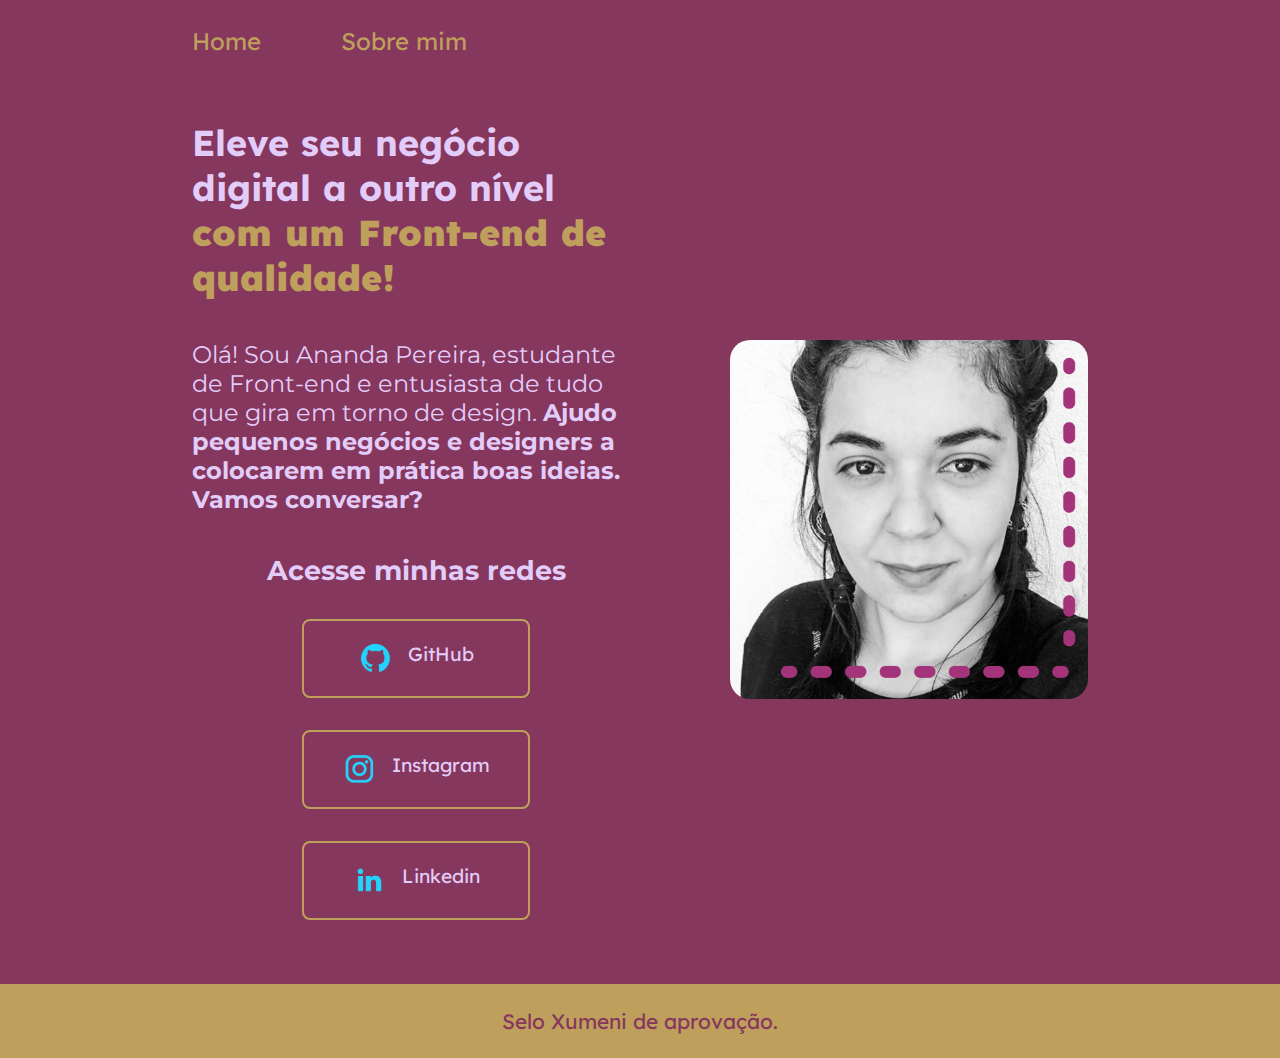
<file: index.html>
<!DOCTYPE html>
<html lang="pt-br">
<head>
    <meta charset="UTF-8">
    <meta http-equiv="X-UA-Compatible" content="IE=edge">
    <meta name="viewport" content="width=device-width, initial-scale=1.0">
    <title>Portfolio</title>
    <link rel="stylesheet" href="./estilos/style.css"> 
</head>
<body>
    <header class="cabecalho">
        <nav class="cabecalho__menu">
            <a class="cabecalho__menu__link" href="index.html">Home</a>
            <a class="cabecalho__menu__link" href="about.html">Sobre mim</a>
        </nav>

    </header>
        <main class="apresentacao">
            <section class="apresentacao__conteudo">
            <h1 class="apresentacao__conteudo__titulo"> Eleve seu negócio digital a outro nível <strong class="titulo-destaque"> com um Front-end de qualidade!</strong></h1>

            <p class="apresentacao__conteudo__texto"> Olá! Sou Ananda Pereira, estudante de Front-end e entusiasta de tudo que gira em torno de design. 
            <b>Ajudo pequenos negócios e designers a colocarem em prática boas ideias. Vamos conversar?</b></p>

            <div class="apresentacao__links">
            <h2 class="apresentacao__links__subtitulo"> Acesse minhas redes </h2>

            <a class= "apresentacao__links__navegacao" href="https://github.com/AnandaXu">
                    <img src="./assets/assets/github.png"> 
                    GitHub</a> 

             <a class= "apresentacao__links__navegacao" href="https://instagram.com/astralaria.astrologia/">
                        <img src="./assets/assets/instagram.png"> 
                        Instagram</a> 

            <a class= "apresentacao__links__navegacao" href="https://www.linkedin.com/in/ananda-pereira-365ba6b3/">
                            <img src="./assets/assets/linkedin.png"> 
                            Linkedin</a> 
            </div>
            </section>
        
            <img class="apresentacao__imagem" src="./assets/assets/anandola.png" class="fotopequena">
        </main>
    <footer class="rodape">
        <p>
            Selo Xumeni de aprovação. 
        </p>
    </footer>
</body>
</html>
</file>
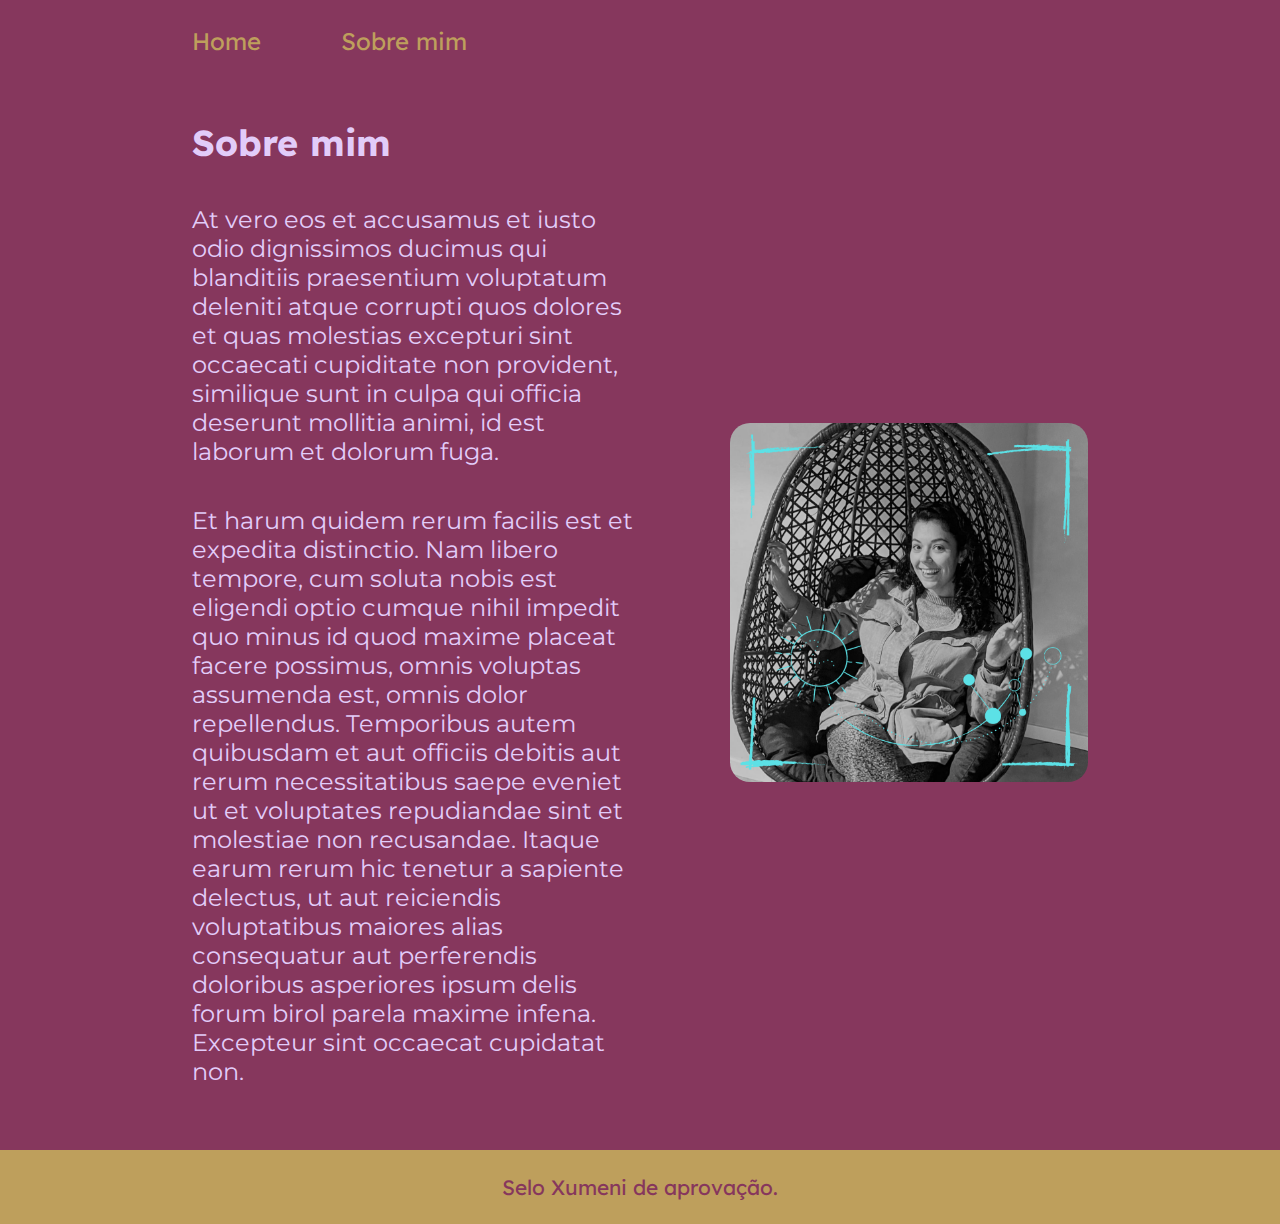
<file: about.html>
<!DOCTYPE html>
<html lang="pt-br">
<head>
    <meta charset="UTF-8">
    <meta http-equiv="X-UA-Compatible" content="IE=edge">
    <meta name="viewport" content="width=device-width, initial-scale=1.0">
    <title>Sobre mim</title>
    <link rel="stylesheet" href="./estilos/style.css"> 
</head>
<body>
    <header class="cabecalho">
            <nav class="cabecalho__menu">
                <a class="cabecalho__menu__link" href="index.html">Home</a>
                <a class="cabecalho__menu__link" href="about.html">Sobre mim</a>
            </nav>
       
    </header>
    <main class="apresentacao">
        <section class="apresentacao__conteudo">
            <h1 class="apresentacao__conteudo__titulo"> Sobre mim</h1>
            <p class= "apresentacao__conteudo__texto">
                At vero eos et accusamus et iusto odio dignissimos ducimus qui blanditiis praesentium voluptatum
                 deleniti atque corrupti quos dolores et quas molestias excepturi sint occaecati cupiditate non provident, 
                 similique sunt in culpa qui officia deserunt mollitia animi, 
                id est laborum et dolorum fuga.
            </p>
            <p class= "apresentacao__conteudo__texto">
                Et harum quidem rerum facilis est et expedita distinctio.
                 Nam libero tempore, cum soluta nobis est eligendi optio cumque nihil impedit quo minus id quod maxime placeat facere possimus, 
                 omnis voluptas assumenda est, omnis dolor repellendus. Temporibus autem quibusdam et aut officiis debitis aut rerum necessitatibus 
                 saepe eveniet ut et voluptates repudiandae sint et molestiae non recusandae. 
                 Itaque earum rerum hic tenetur a sapiente delectus, ut aut reiciendis voluptatibus maiores alias consequatur aut perferendis doloribus 
                 asperiores ipsum delis forum birol parela maxime infena. 
                 Excepteur sint occaecat cupidatat non.
            </p>

        </section>
        <img class="apresentacao__imagem" src="./assets/assets/anandape.png" class="fotopequena">

    </main>
    <footer class="rodape">
        <p>
            Selo Xumeni de aprovação. 
        </p>
    </footer>
    
</body>
</html>
</file>
<file: estilos/style.css>
@import url('https://fonts.googleapis.com/css2?family=Lexend&family=Montserrat&display=swap');

:root {
    --cor-primaria:  #86375d;
    --cor-secundaria:  #e2ccf9;
    --cor-tercearia: #be9f5c;
    --cor-hover: #80659b;

    --fonte-primaria: 'Lexend', sans-serif;
    --fonte-secundaria:'Montserrat', sans-serif;


}

* {
    margin: 0;
    padding: 0;
}

body {
    box-sizing: border-box;
    background-color: var(--cor-primaria);
    color: var(--cor-secundaria);
}

.titulo-destaque {
    color: var(--cor-tercearia);
}

.fotopequena{
    width: 35%;
}

.apresentacao{
    padding: 5% 15%;
    display: flex;
    align-items: center;
    justify-content: space-between;
    gap: 82px;

}

.apresentacao__conteudo{
    width: 50%;
    display: flex;
    flex-direction: column;
    gap: 40px;
}

.apresentacao__conteudo__titulo{
    font-size: 2.25rem;
    font-family: var(--fonte-primaria);
}

.apresentacao__conteudo__texto{
    font-size: 1.5rem;
    font-family: var(--fonte-secundaria);
}

.apresentacao__links{
    display: flex;
    flex-direction: column;
    justify-content: space-between;
    align-items: center;
    gap: 32px;
}

.apresentacao__links__subtitulo{
    font-family: var(--fonte-secundaria);
    font-size: 1.7rem;
}

.apresentacao__links__navegacao{
    display: flex;
    justify-content: center;
    gap: 16px;
    border: 2px solid var(--cor-tercearia);
    width: 50%;
    text-align: center;
    border-radius: 8px;
    font-size: 1.2rem;
    padding: 21.5px 0;
    color: var(--cor-secundaria);
    font-family: var(--fonte-primaria);
    text-decoration: none;
}

.apresentacao__links__link:hover {
    background-color: var(--cor-hover);
}

.apresentacao__imagem{
    width: 40%;
    border-radius:20px;
}

.rodape{
    padding: 24px;
    color: var(--cor-primaria);
    background-color: var(--cor-tercearia);
    text-align: center;
    font-family: var(--fonte-primaria);
    font-size: 1.3rem;
  
}

.cabecalho{
    padding: 2% 0% 0% 15%;
}

.cabecalho__menu{
    display:flex;
    gap: 80px;
}

.cabecalho__menu__link{
    font-family: var(--fonte-primaria);
    font-size: 1.5rem;
    color: var(--cor-tercearia);
    text-decoration: none;
}

@media (max-width: 1200px ){
    .cabecalho{
        padding: 10%;
    }

    .cabecalho__menu{
        justify-content: center;
    }
    .apresentacao{
        flex-direction: column-reverse;
        padding: 5%;
    }

    .apresentacao__conteudo{
        width: 100%;
    }
}
</file>
